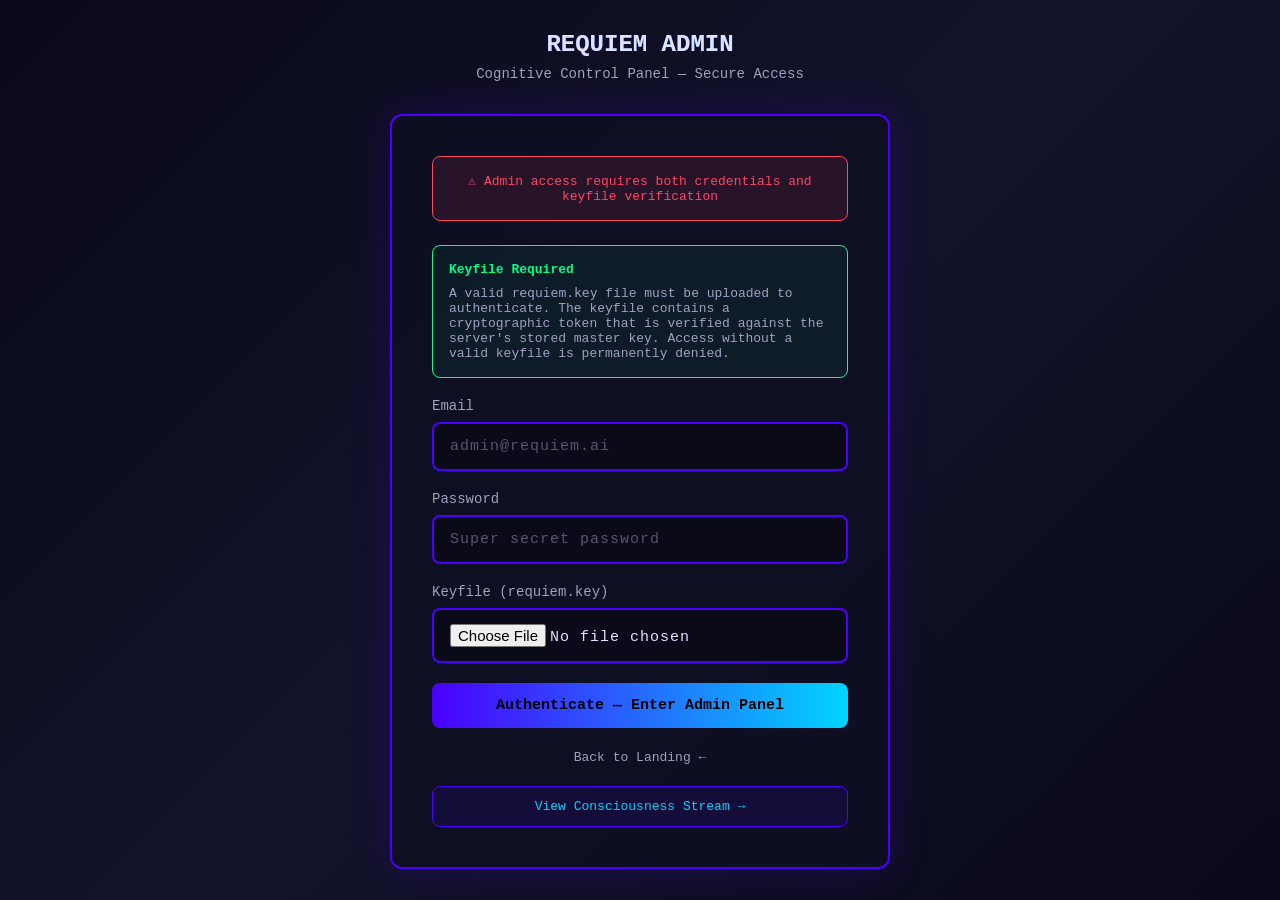
<file: web/admin/index.html>
<!DOCTYPE html>
<html lang="en">
<head>
    <meta charset="UTF-8">
    <meta name="viewport" content="width=device-width, initial-scale=1.0">
    <title>Requiem Admin - Cognitive Control Panel</title>
    <meta name="description" content="Requiem Admin Portal - Control your AI companion">
    <style>
        :root {
            --bg-gradient: linear-gradient(135deg, #0a0a1a 0%, #12122a 50%, #0a0a1a 100%);
            --card-bg: rgba(15, 15, 35, 0.9);
            --card-border: #4a00ff;
            --primary: #4a00ff;
            --primary-hover: #6a00ff;
            --accent: #00d4ff;
            --text-primary: #e0e0ff;
            --text-secondary: #a0a0c0;
            --error: #ff4466;
            --success: #00ff88;
        }

        * {
            margin: 0;
            padding: 0;
            box-sizing: border-box;
        }

        body {
            font-family: 'Courier New', monospace;
            background: var(--bg-gradient);
            color: var(--text-primary);
            min-height: 100vh;
            display: flex;
            align-items: center;
            justify-content: center;
            padding: 20px;
        }

        .container {
            max-width: 500px;
            width: 100%;
        }

        .header {
            text-align: center;
            margin-bottom: 32px;
        }

        .header .logo {
            font-size: 24px;
            font-weight: bold;
            background: linear-gradient(90deg, var(--primary), var(--accent));
            -webkit-background-clip: text;
            -webkit-text-fill-transparent;
            background-clip: text;
            margin-bottom: 8px;
        }

        .header .subtitle {
            color: var(--text-secondary);
            font-size: 14px;
            font-family: 'Courier New', monospace;
        }

        .card {
            background: var(--card-bg);
            border: 2px solid var(--card-border);
            border-radius: 12px;
            padding: 40px;
            box-shadow: 0 0 40px rgba(74, 0, 255, 0.2);
        }

        .warning-banner {
            background: rgba(255, 68, 102, 0.1);
            border: 1px solid var(--error);
            border-radius: 8px;
            padding: 16px;
            margin-bottom: 24px;
            color: var(--error);
            font-size: 13px;
            text-align: center;
        }

        .form-group {
            margin-bottom: 20px;
        }

        .form-group label {
            display: block;
            margin-bottom: 8px;
            font-size: 14px;
            color: var(--text-secondary);
        }

        .form-group input {
            width: 100%;
            padding: 14px 16px;
            background: rgba(0, 0, 0, 0.3);
            border: 2px solid var(--card-border);
            border-radius: 8px;
            color: var(--text-primary);
            font-size: 15px;
            font-family: 'Courier New', monospace;
            letter-spacing: 1px;
        }

        .form-group input:focus {
            outline: none;
            border-color: var(--accent);
            box-shadow: 0 0 10px rgba(0, 212, 255, 0.3);
        }

        .form-group input::placeholder {
            color: var(--text-secondary);
            opacity: 0.5;
        }

        .submit-btn {
            width: 100%;
            padding: 14px;
            background: linear-gradient(90deg, var(--primary), var(--accent));
            border: none;
            border-radius: 8px;
            color: #000;
            font-size: 15px;
            font-weight: 700;
            font-family: 'Courier New', monospace;
            cursor: pointer;
            transition: all 0.3s ease;
        }

        .submit-btn:hover {
            transform: translateY(-2px);
            box-shadow: 0 4px 20px rgba(74, 0, 255, 0.4);
        }

        .submit-btn:disabled {
            opacity: 0.6;
            cursor: not-allowed;
            transform: none;
        }

        .error-message {
            background: rgba(255, 68, 102, 0.15);
            border: 1px solid var(--error);
            color: var(--error);
            padding: 12px 16px;
            border-radius: 8px;
            margin-bottom: 16px;
            font-size: 14px;
            display: none;
        }

        .link-row {
            text-align: center;
            margin-top: 20px;
        }

        .link-row a {
            color: var(--text-secondary);
            text-decoration: none;
            font-size: 13px;
            font-family: 'Courier New', monospace;
        }

        .link-row a:hover {
            color: var(--accent);
        }

        .dashboard-link {
            display: block;
            text-align: center;
            margin-top: 20px;
            padding: 12px;
            background: rgba(74, 0, 255, 0.1);
            border: 1px solid var(--primary);
            border-radius: 8px;
            color: var(--accent);
            font-size: 13px;
            font-family: 'Courier New', monospace;
            text-decoration: none;
            transition: all 0.3s ease;
        }

        .dashboard-link:hover {
            background: rgba(74, 0, 255, 0.2);
            box-shadow: 0 0 15px rgba(74, 0, 255, 0.4);
        }

        .keyfile-hint {
            background: rgba(0, 255, 136, 0.05);
            border: 1px solid var(--success);
            border-radius: 8px;
            padding: 16px;
            margin-bottom: 20px;
            font-size: 13px;
            color: var(--text-secondary);
        }

        .keyfile-hint .hint-title {
            color: var(--success);
            margin-bottom: 8px;
            font-weight: bold;
        }
    </style>
</head>
<body>
    <div class="container">
        <div class="header">
            <div class="logo">REQUIEM ADMIN</div>
            <div class="subtitle">Cognitive Control Panel &mdash; Secure Access</div>
        </div>

        <div class="card">
            <div class="warning-banner">
                &#9888; Admin access requires both credentials and keyfile verification
            </div>

            <div class="keyfile-hint">
                <div class="hint-title">Keyfile Required</div>
                <div>A valid <code>requiem.key</code> file must be uploaded to authenticate. The keyfile contains a cryptographic token that is verified against the server's stored master key. Access without a valid keyfile is permanently denied.</div>
            </div>

            <div id="errorMessage" class="error-message"></div>

            <form id="adminForm" onsubmit="handleAdminLogin(event)">
                <div class="form-group">
                    <label for="email">Email</label>
                    <input type="email" id="email" name="email" placeholder="admin@requiem.ai" required>
                </div>
                <div class="form-group">
                    <label for="password">Password</label>
                    <input type="password" id="password" name="password" placeholder="Super secret password" required>
                </div>
                <div class="form-group">
                    <label for="keyfile">Keyfile (requiem.key)</label>
                    <input type="file" id="keyfile" name="keyfile" accept=".key,.keyfile" required>
                </div>
                <button type="submit" class="submit-btn">Authenticate &mdash; Enter Admin Panel</button>
            </form>

            <div class="link-row">
                <a href="/">Back to Landing &larr;</a>
            </div>
            <a href="/dashboard/" class="dashboard-link">View Consciousness Stream &rarr;</a>
        </div>
    </div>

    <script>
        const API_BASE = '/api/auth';

        function showError(msg) {
            const el = document.getElementById('errorMessage');
            el.textContent = msg;
            el.style.display = 'block';
        }

        function hideError() {
            document.getElementById('errorMessage').style.display = 'none';
        }

        async function handleAdminLogin(e) {
            e.preventDefault();
            hideError();

            const form = e.target;
            const email = form.email.value;
            const password = form.password.value;
            const keyfileInput = document.getElementById('keyfile');
            const keyfile = keyfileInput.files[0];

            if (!keyfile) {
                showError('Keyfile (requiem.key) is required');
                return;
            }

            const formData = new FormData();
            formData.append('email', email);
            formData.append('password', password);
            formData.append('keyfile', keyfile, keyfile.name);

            try {
                const res = await fetch(`${API_BASE}/admin-login`, {
                    method: 'POST',
                    credentials: 'include',
                    body: formData
                });
                const data = await res.json();

                if (!res.ok) {
                    showError(data.error || 'Admin authentication failed');
                    return;
                }

                window.location.href = '/chat';
            } catch (err) {
                showError('Network error. Please try again.');
            }
        }
    </script>
</body>
</html>
</file>
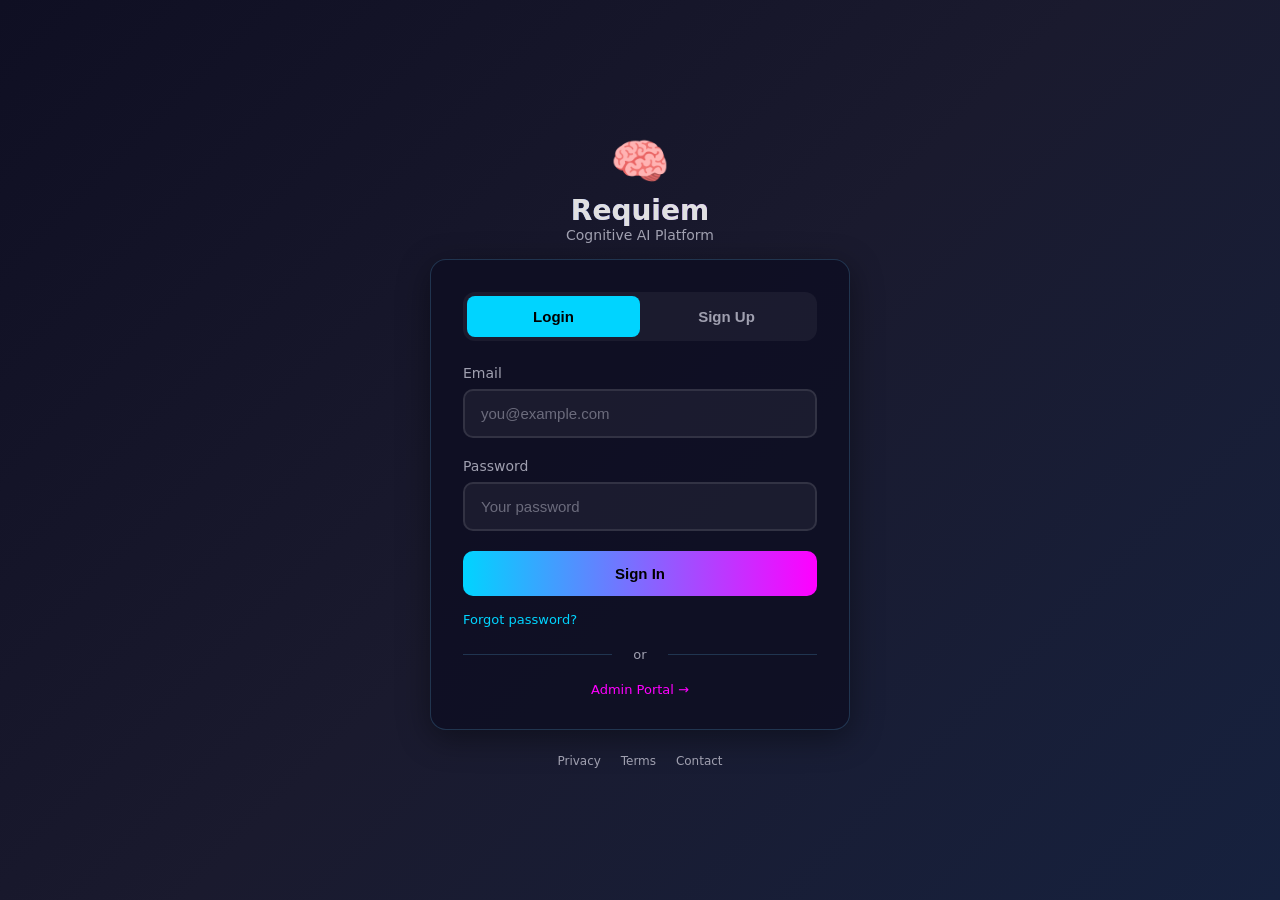
<file: web/landing/index.html>
<!DOCTYPE html>
<html lang="en">
<head>
    <meta charset="UTF-8">
    <meta name="viewport" content="width=device-width, initial-scale=1.0">
    <title>Requiem - Cognitive AI Platform</title>
    <meta name="description" content="Requiem - A cognitive architecture with persistent memory and multi-stage reasoning">
    <link rel="icon" href="data:image/svg+xml,<svg xmlns='http://www.w3.org/2000/svg' viewBox='0 0 100 100'><text y='.9em' font-size='90'>🧠</text></svg>">
    <style>
        :root {
            --bg-gradient: linear-gradient(135deg, #0f0f23 0%, #1a1a2e 50%, #16213e 100%);
            --card-bg: rgba(15, 15, 35, 0.85);
            --card-border: rgba(100, 200, 255, 0.2);
            --primary: #00d4ff;
            --primary-hover: #00b8e6;
            --text-primary: #e0e0e0;
            --text-secondary: #a0a0b0;
            --accent: #ff00ff;
            --success: #00ff88;
            --error: #ff4466;
        }

        * {
            margin: 0;
            padding: 0;
            box-sizing: border-box;
        }

        body {
            font-family: 'Segoe UI', system-ui, -apple-system, sans-serif;
            background: var(--bg-gradient);
            color: var(--text-primary);
            min-height: 100vh;
            display: flex;
            align-items: center;
            justify-content: center;
            padding: 20px;
        }

        .container {
            max-width: 420px;
            width: 100%;
        }

        .logo {
            text-align: center;
            margin-bottom: 8px;
        }

        .logo-icon {
            font-size: 48px;
            margin-bottom: 4px;
        }

        .logo-title {
            font-size: 28px;
            font-weight: 700;
            background: linear-gradient(90deg, var(--primary), var(--accent));
            -webkit-background-clip: text;
            -webkit-text-fill-transparent;
            background-clip: text;
        }

        .logo-subtitle {
            color: var(--text-secondary);
            font-size: 14px;
        }

        .card {
            background: var(--card-bg);
            border: 1px solid var(--card-border);
            border-radius: 16px;
            padding: 32px;
            box-shadow: 0 8px 32px rgba(0, 0, 0, 0.4);
            margin-top: 16px;
        }

        .auth-toggle {
            display: flex;
            background: rgba(255, 255, 255, 0.05);
            border-radius: 12px;
            padding: 4px;
            margin-bottom: 24px;
        }

        .auth-toggle button {
            flex: 1;
            padding: 12px;
            border: none;
            background: transparent;
            color: var(--text-secondary);
            cursor: pointer;
            font-size: 15px;
            font-weight: 600;
            border-radius: 8px;
            transition: all 0.3s ease;
        }

        .auth-toggle button.active {
            background: var(--primary);
            color: #000;
        }

        .form-group {
            margin-bottom: 20px;
        }

        .form-group label {
            display: block;
            margin-bottom: 8px;
            font-size: 14px;
            color: var(--text-secondary);
        }

        .form-group input {
            width: 100%;
            padding: 14px 16px;
            background: rgba(255, 255, 255, 0.05);
            border: 2px solid rgba(255, 255, 255, 0.1);
            border-radius: 10px;
            color: var(--text-primary);
            font-size: 15px;
            transition: border-color 0.3s ease;
        }

        .form-group input:focus {
            outline: none;
            border-color: var(--primary);
            background: rgba(255, 255, 255, 0.08);
        }

        .form-group input::placeholder {
            color: var(--text-secondary);
            opacity: 0.6;
        }

        .submit-btn {
            width: 100%;
            padding: 14px;
            background: linear-gradient(90deg, var(--primary), var(--accent));
            border: none;
            border-radius: 10px;
            color: #000;
            font-size: 15px;
            font-weight: 700;
            cursor: pointer;
            transition: all 0.3s ease;
        }

        .submit-btn:hover {
            transform: translateY(-2px);
            box-shadow: 0 4px 20px rgba(0, 212, 255, 0.3);
        }

        .submit-btn:disabled {
            opacity: 0.6;
            cursor: not-allowed;
            transform: none;
        }

        .error-message {
            background: rgba(255, 68, 102, 0.15);
            border: 1px solid var(--error);
            color: var(--error);
            padding: 12px 16px;
            border-radius: 10px;
            margin-bottom: 16px;
            font-size: 14px;
            display: none;
        }

        .success-message {
            background: rgba(0, 255, 136, 0.15);
            border: 1px solid var(--success);
            color: var(--success);
            padding: 12px 16px;
            border-radius: 10px;
            margin-bottom: 16px;
            font-size: 14px;
            display: none;
        }

        .link-row {
            display: flex;
            justify-content: space-between;
            font-size: 13px;
            margin-top: 16px;
        }

        .link-row a {
            color: var(--primary);
            text-decoration: none;
            cursor: pointer;
        }

        .link-row a:hover {
            text-decoration: underline;
        }

        .divider {
            text-align: center;
            margin: 20px 0;
            position: relative;
            font-size: 13px;
            color: var(--text-secondary);
        }

        .divider::before {
            content: "";
            position: absolute;
            left: 0;
            top: 50%;
            width: 42%;
            height: 1px;
            background: var(--card-border);
        }

        .divider::after {
            content: "";
            position: absolute;
            right: 0;
            top: 50%;
            width: 42%;
            height: 1px;
            background: var(--card-border);
        }

        .footer-links {
            text-align: center;
            margin-top: 24px;
            font-size: 12px;
            color: var(--text-secondary);
        }

        .footer-links a {
            color: var(--text-secondary);
            text-decoration: none;
            margin: 0 8px;
        }

        .footer-links a:hover {
            color: var(--primary);
        }

        .admin-link {
            display: block;
            text-align: center;
            margin-top: 16px;
            color: var(--accent);
            font-size: 13px;
            text-decoration: none;
        }

        .admin-link:hover {
            text-decoration: underline;
        }
    </style>
</head>
<body>
    <div class="container">
        <div class="logo">
            <div class="logo-icon">🧠</div>
            <div class="logo-title">Requiem</div>
            <div class="logo-subtitle">Cognitive AI Platform</div>
        </div>

        <div class="card">
            <div class="auth-toggle">
                <button id="loginToggle" class="active" onclick="showLogin()">Login</button>
                <button id="signupToggle" onclick="showSignup()">Sign Up</button>
            </div>

            <div id="errorMessage" class="error-message"></div>
            <div id="successMessage" class="success-message"></div>

            <!-- Login Form -->
            <form id="loginForm" onsubmit="handleLogin(event)">
                <div class="form-group">
                    <label for="loginEmail">Email</label>
                    <input type="email" id="loginEmail" name="email" placeholder="you@example.com" required>
                </div>
                <div class="form-group">
                    <label for="loginPassword">Password</label>
                    <input type="password" id="loginPassword" name="password" placeholder="Your password" required>
                </div>
                <button type="submit" class="submit-btn">Sign In</button>
            </form>

            <!-- Signup Form -->
            <form id="signupForm" style="display:none;" onsubmit="handleSignup(event)">
                <div class="form-group">
                    <label for="signupName">Full Name</label>
                    <input type="text" id="signupName" name="name" placeholder="John Doe" required>
                </div>
                <div class="form-group">
                    <label for="signupEmail">Email</label>
                    <input type="email" id="signupEmail" name="email" placeholder="you@example.com" required>
                </div>
                <div class="form-group">
                    <label for="signupPassword">Password</label>
                    <input type="password" id="signupPassword" name="password" placeholder="Choose a password" required>
                </div>
                <div class="form-group">
                    <label for="signupConfirmPassword">Confirm Password</label>
                    <input type="password" id="signupConfirmPassword" name="confirmPassword" placeholder="Confirm password" required>
                </div>
                <button type="submit" class="submit-btn">Create Account</button>
            </form>

        <div class="link-row">
                <a id="forgotPasswordLink" onclick="showForgotPassword()">Forgot password?</a>
            </div>

            <!-- Forgot Password Form -->
            <div id="forgotPasswordForm" style="display:none;">
                <div class="form-group">
                    <label for="resetEmail">Email</label>
                    <input type="email" id="resetEmail" name="email" placeholder="you@example.com" required>
                </div>
                <button type="button" class="submit-btn" onclick="handleForgotPassword()">Send Reset Link</button>
            </div>

            <div class="divider">or</div>
            <a href="/admin" class="admin-link">Admin Portal &rarr;</a>
        </div>

        <div class="footer-links">
            <a href="#">Privacy</a>
            <a href="#">Terms</a>
            <a href="#">Contact</a>
        </div>
    </div>

    <script>
        const API_BASE = '/api/auth';

        function showLogin() {
            document.getElementById('loginForm').style.display = 'block';
            document.getElementById('signupForm').style.display = 'none';
            document.getElementById('forgotPasswordForm').style.display = 'none';
            document.getElementById('loginToggle').classList.add('active');
            document.getElementById('signupToggle').classList.remove('active');
            hideMessages();
        }

        function showSignup() {
            document.getElementById('loginForm').style.display = 'none';
            document.getElementById('signupForm').style.display = 'block';
            document.getElementById('forgotPasswordForm').style.display = 'none';
            document.getElementById('loginToggle').classList.remove('active');
            document.getElementById('signupToggle').classList.add('active');
            hideMessages();
        }

        function showForgotPassword() {
            document.getElementById('forgotPasswordForm').style.display = 'block';
            document.getElementById('loginForm').style.display = 'none';
            document.getElementById('signupForm').style.display = 'none';
            hideMessages();
        }

        function hideMessages() {
            document.getElementById('errorMessage').style.display = 'none';
            document.getElementById('successMessage').style.display = 'none';
        }

        function showError(msg) {
            const el = document.getElementById('errorMessage');
            el.textContent = msg;
            el.style.display = 'block';
            document.getElementById('successMessage').style.display = 'none';
        }

        function showSuccess(msg) {
            const el = document.getElementById('successMessage');
            el.textContent = msg;
            el.style.display = 'block';
            document.getElementById('errorMessage').style.display = 'none';
        }

        async function handleLogin(e) {
            e.preventDefault();
            hideMessages();
            const form = e.target;
            const email = form.email.value;
            const password = form.password.value;

            try {
                const res = await fetch(`${API_BASE}/login`, {
                    method: 'POST',
                    headers: { 'Content-Type': 'application/json' },
                    credentials: 'include',
                    body: JSON.stringify({ email, password })
                });
                const data = await res.json();

                if (!res.ok) {
                    showError(data.error || 'Login failed');
                } else {
                    window.location.href = data.is_admin ? '/admin' : '/chat';
                }
            } catch (err) {
                showError('Network error. Please try again.');
            }
        }

        async function handleSignup(e) {
            e.preventDefault();
            hideMessages();
            const form = e.target;
            const name = form.name.value;
            const email = form.email.value;
            const password = form.password.value;
            const confirmPassword = form.confirmPassword.value;

            if (password !== confirmPassword) {
                showError('Passwords do not match');
                return;
            }

            if (password.length < 8) {
                showError('Password must be at least 8 characters');
                return;
            }

            try {
                const res = await fetch(`${API_BASE}/signup`, {
                    method: 'POST',
                    headers: { 'Content-Type': 'application/json' },
                    body: JSON.stringify({ name, email, password })
                });
                const data = await res.json();

                if (!res.ok) {
                    showError(data.error || 'Signup failed');
                    return;
                }

		showSuccess('Account created! You can now log in.');
                showLogin();
            } catch (err) {
                showError('Network error. Please try again.');
            }
        }

        async function handleForgotPassword() {
            const email = document.getElementById('resetEmail').value;
            if (!email) {
                showError('Please enter your email');
                return;
            }

            try {
                const res = await fetch(`${API_BASE}/forgot-password`, {
                    method: 'POST',
                    headers: { 'Content-Type': 'application/json' },
                    body: JSON.stringify({ email })
                });
                const data = await res.json();

                if (!res.ok) {
                    showError(data.error || 'Failed to send reset email');
                    return;
                }

                showSuccess('Password reset email sent. Please check your inbox.');
                showLogin();
            } catch (err) {
                showError('Network error. Please try again.');
            }
        }
    </script>
</body>
</html>
</file>
